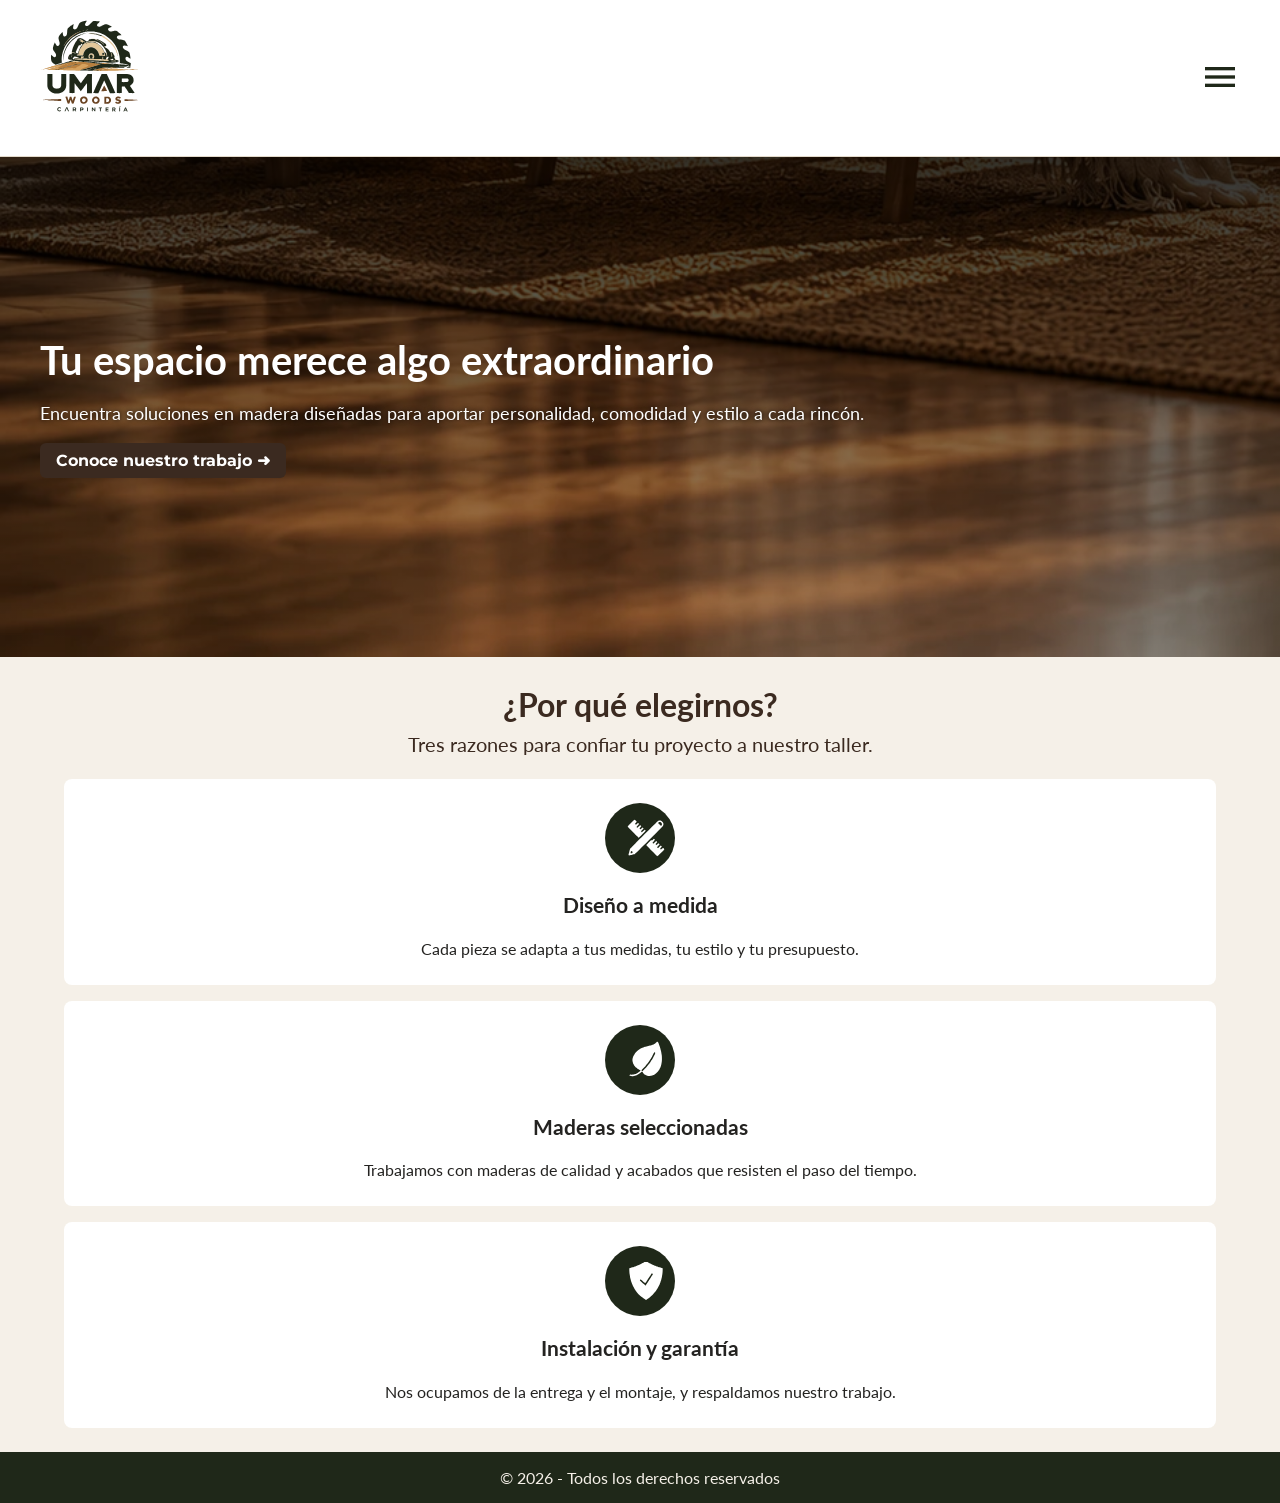
<file: index.html>
<!DOCTYPE html>
<html lang="es">

<head>
    <meta charset="UTF-8">
    <meta name="viewport" content="width=device-width, initial-scale=1.0">
    <title>Inicio</title>
    <!-- TIPOGRAFIA MONTSERRAT -->
    <link rel="preconnect" href="https://fonts.googleapis.com">
    <link rel="preconnect" href="https://fonts.gstatic.com" crossorigin>
    <link href="https://fonts.googleapis.com/css2?family=Montserrat:ital,wght@0,100..900;1,100..900&display=swap"
        rel="stylesheet">
    <!-- TIPOGRAFIA LATO -->
    <link rel="preconnect" href="https://fonts.googleapis.com">
    <link rel="preconnect" href="https://fonts.gstatic.com" crossorigin>
    <link
        href="https://fonts.googleapis.com/css2?family=Lato:ital,wght@0,100;0,300;0,400;0,700;0,900;1,100;1,300;1,400;1,700;1,900&family=Montserrat:ital,wght@0,100..900;1,100..900&display=swap"
        rel="stylesheet">
    <!-- Estilos -->
    <link rel="stylesheet" type="text/css" href="css/kit.css">
    <link rel="stylesheet" type="text/css" href="css/pages/index.css">
</head>

<body>
    <header class="header">
        <div class="container-header">
            <div class="header__img">
                <img src="img/logo/logo-modo-claro.svg" alt="Umar woods">
            </div>
            <div class="header__menu">
                <input class="checkbox-menu" type="checkbox" id="menu">
                <div class="header__menu--icon">
                    <label for="menu">
                        <img src="img/iconos/menu.svg"alt="menú">
                    </label>
                </div>
            </div>
            <nav class="nav">
                <div class="nav__close--icon">
                    <label for="menu">
                        <img src="img/iconos/close.svg" alt="Cerrar">
                    </label>
                </div>
                <ul class="nav__list">
                    <li class="nav__item"><a href="index.html" class="nav__link">Inicio</a></li>
                    <li class="nav__item"><a href="productos.html" class="nav__link">Productos</a></li>
                    <li class="nav__item"><a href="servicios.html" class="nav__link">Servicios</a></li>
                    <li class="nav__item"><a href="nosotros.html" class="nav__link">Nosotros</a></li>
                    <li class="nav__item"><a href="contacto.html" class="nav__link">Contacto</a></li>
                </ul>
            </nav>
        </div>
    </header>
    <main class="main">
        <section class="hero">
            <div class="container-hero">
                <div class="hero__info">
                    <h1 class="hero__title">Tu espacio merece algo extraordinario</h1>
                    <p class="hero__text">Encuentra soluciones en madera diseñadas para aportar personalidad, comodidad
                        y estilo a cada rincón.</p>
                    <a class="hero__btn btn" href="">Conoce nuestro trabajo ➜</a>
                </div>
            </div>
        </section>
        <section class="why-choose-us">
            <div class="why-choose-us__header">
                <h2>¿Por qué elegirnos?</h2>
                <p>Tres razones para confiar tu proyecto a nuestro taller.</p>
            </div>
            <div class="why-choose-us__flex">

                <article class="why-choose-us__card">
                    <div class="container-img"><img src="img/iconos/diseño.svg" alt=""></div>
                    <h3>Diseño a medida</h3>
                    <p>Cada pieza se adapta a tus medidas, tu estilo y tu presupuesto.</p>
                </article>

                <article class="why-choose-us__card">
                    <div class="container-img"><img src="img/iconos/hoja.svg" alt=""></div>
                    <h3>Maderas seleccionadas</h3>
                    <p>Trabajamos con maderas de calidad y acabados que resisten el paso del tiempo.</p>
                </article>

                <article class="why-choose-us__card">
                    <div class="container-img"><img src="img/iconos/seguro.svg" alt=""></div>
                    <h3>Instalación y garantía</h3>
                    <p>Nos ocupamos de la entrega y el montaje, y respaldamos nuestro trabajo.</p>
                </article>
            </div>
        </section>
    </main>
    <footer class="footer">
        <p>© 2026 - Todos los derechos reservados</p>
    </footer>
</body>

</html>
</file>
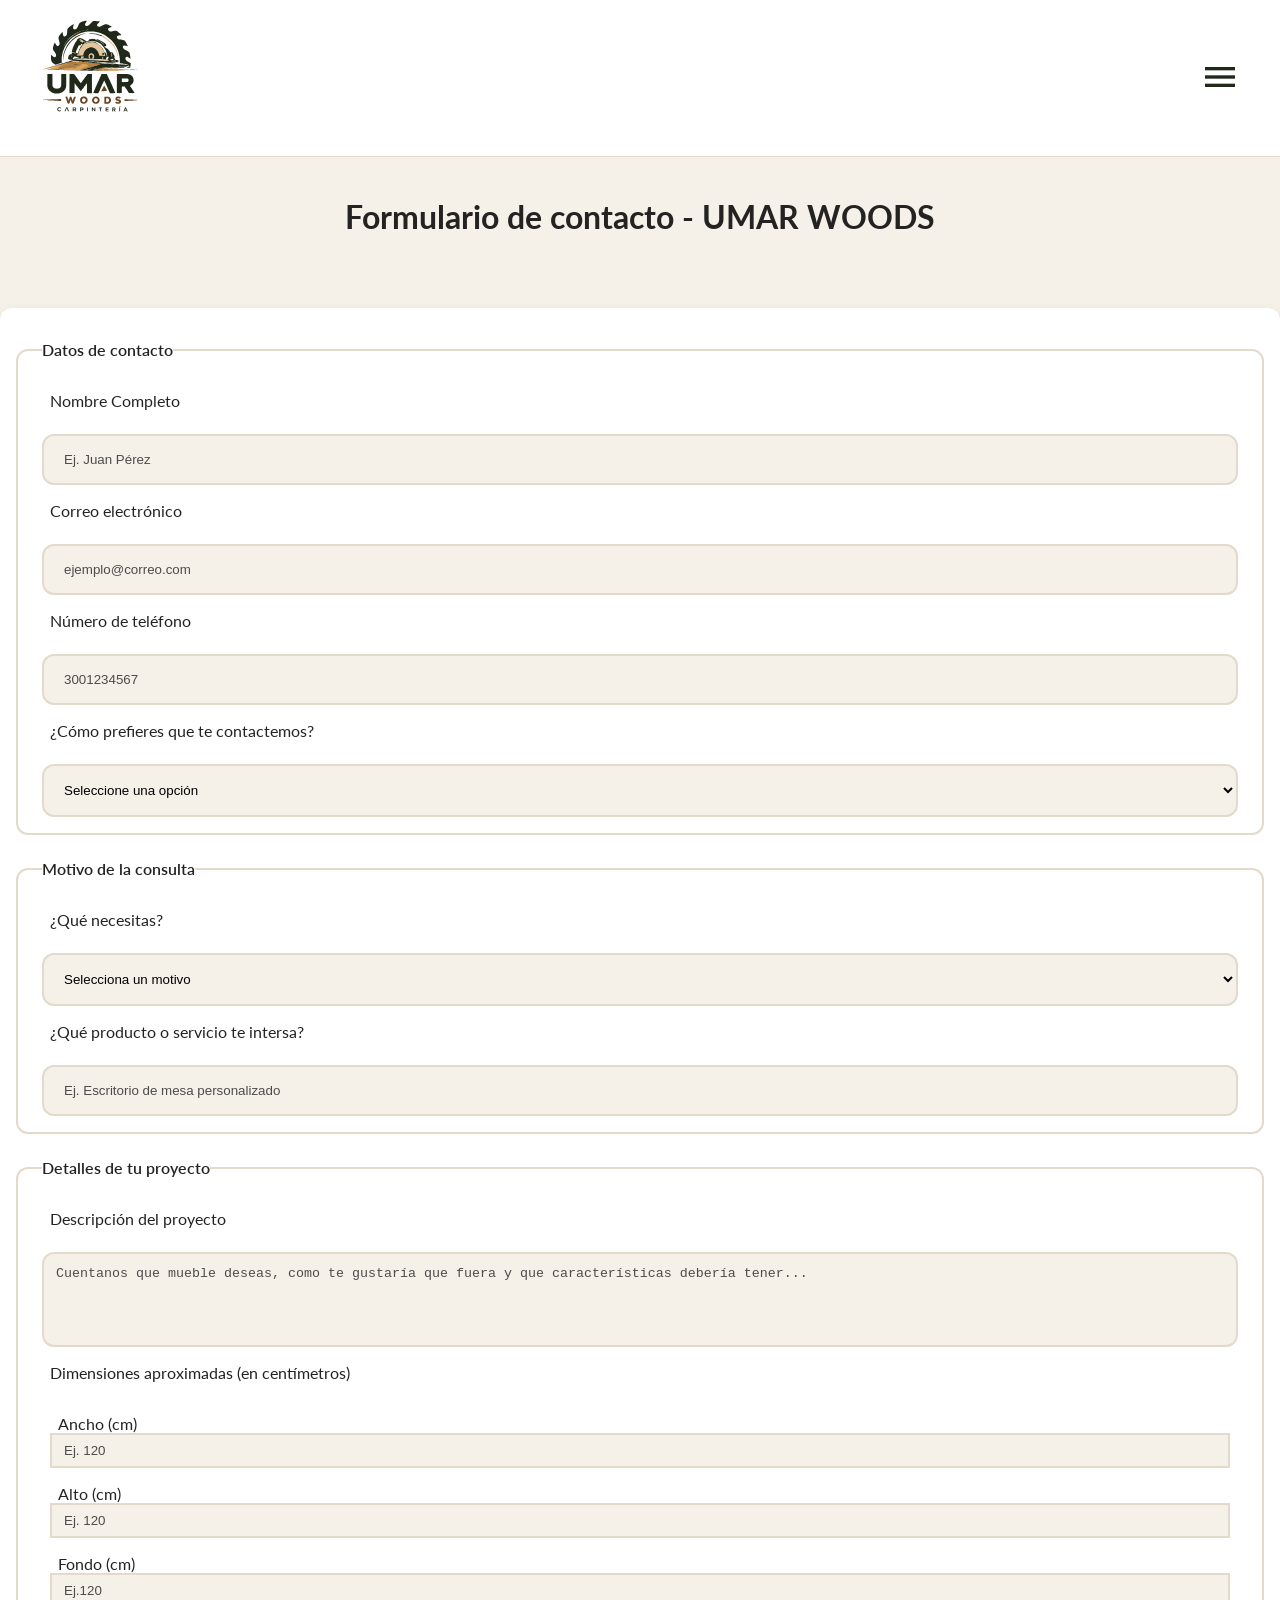
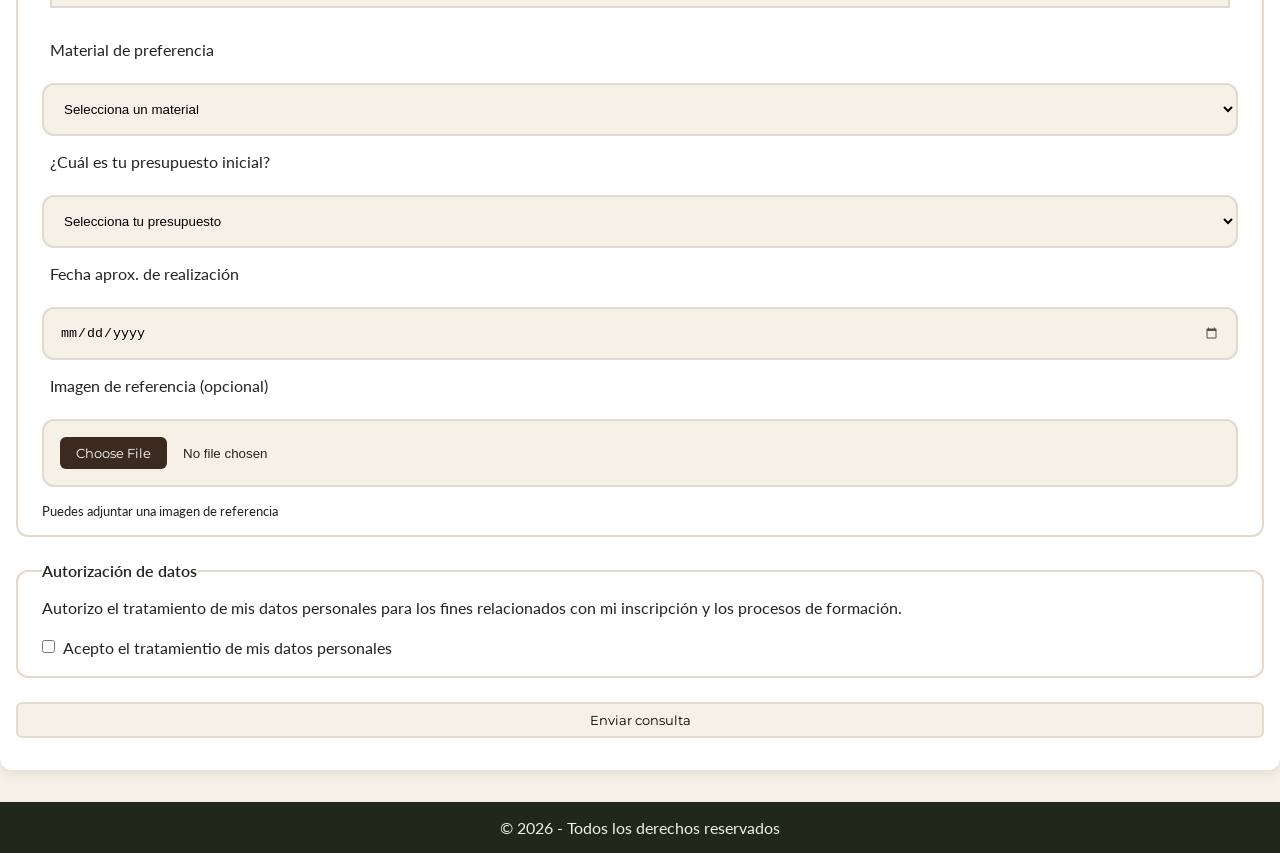
<file: contacto.html>
<!DOCTYPE html>
<html lang="es">

<head>
    <meta charset="UTF-8">
    <meta name="viewport" content="width=device-width, initial-scale=1.0">
    <title>Inicio</title>
    <!-- TIPOGRAFIA MONTSERRAT -->
    <link rel="preconnect" href="https://fonts.googleapis.com">
    <link rel="preconnect" href="https://fonts.gstatic.com" crossorigin>
    <link href="https://fonts.googleapis.com/css2?family=Montserrat:ital,wght@0,100..900;1,100..900&display=swap"
        rel="stylesheet">
    <!-- TIPOGRAFIA LATO -->
    <link rel="preconnect" href="https://fonts.googleapis.com">
    <link rel="preconnect" href="https://fonts.gstatic.com" crossorigin>
    <link
        href="https://fonts.googleapis.com/css2?family=Lato:ital,wght@0,100;0,300;0,400;0,700;0,900;1,100;1,300;1,400;1,700;1,900&family=Montserrat:ital,wght@0,100..900;1,100..900&display=swap"
        rel="stylesheet">
    <!-- Estilos -->
    <link rel="stylesheet" type="text/css" href="css/kit.css">
    <link rel="stylesheet" href="css/pages/contacto.css">
</head>

<body>
    <header class="header">
        <div class="container-header">
            <div class="header__img">
                <img src="img/logo/logo-modo-claro.svg" alt="Umar woods">
            </div>
            <div class="header__menu">
                <input class="checkbox-menu" type="checkbox" id="menu">
                <div class="header__menu--icon">
                    <label for="menu">
                        <img src="img/iconos/menu.svg"alt="menú">
                    </label>
                </div>
            </div>
            <nav class="nav">
                <div class="nav__close--icon">
                    <label for="menu">
                        <img src="img/iconos/close.svg" alt="Cerrar">
                    </label>
                </div>
                <ul class="nav__list">
                    <li class="nav__item"><a href="index.html" class="nav__link">Inicio</a></li>
                    <li class="nav__item"><a href="productos.html" class="nav__link">Productos</a></li>
                    <li class="nav__item"><a href="servicios.html" class="nav__link">Servicios</a></li>
                    <li class="nav__item"><a href="nosotros.html" class="nav__link">Nosotros</a></li>
                    <li class="nav__item"><a href="contacto.html" class="nav__link">Contacto</a></li>
                </ul>
            </nav>
        </div>
    </header>

      <h1>Formulario de contacto - UMAR WOODS</h1>
      
      <form class="formNegocio" id="formNegocio">
        
        <fieldset>
          
          <legend>Datos de contacto</legend>

            <div class= "campo">
              <label for="nombre">Nombre Completo</label>
              <input id="nombre" type="text" placeholder="Ej. Juan Pérez" required minlength="3" >
            </div>

            <div class="campo">
              <label for="email">Correo electrónico</label>
              <input id="email" type="email" placeholder="ejemplo@correo.com" required>
            </div>

            <div class="campo">
              <label for="telefono">Número de teléfono</label>
              <input id="telefono" type="tel" placeholder="3001234567" required pattern="3[0-9]{9}" title="Debe comenzar en 3 y exactamente 10 dígitos ">
            </div>
            
            <div class="campo">
              <label for="medio">¿Cómo prefieres que te contactemos?</label>
              <select name="medio" id="medio" required>
                <option value="">Seleccione una opción</option>
                <option value="whatsapp">WhatsApp</option>
                <option value="llamada">Llamada telefónica</option>
                <option value="correo">Correo electrónico</option>
              </select>
            </div>
          
        </fieldset>

        <fieldset>

          <legend>Motivo de la consulta</legend>

          <div class="campo">
            <label for="motivo">¿Qué necesitas?</label>
            <select name="motivo" id="motivo" required>
              <option value="">Selecciona un motivo</option>
              <option value="cotizacion">Solicitar una cotización.</option>
              <option value="diseño">Diseño de muebles personalizados.</option>
              <option value="fabricacion">Fabricación de muebles.</option>
              <option value="asesoria">Asesoría sobre materiales y acabados.</option>
              <option value="productos">Consultar productos disponibles.</option>
              <option value="tiempo">Consultar tiempos de entrega.</option>
              <option value="otro">Otro tipo de consulta.</option>
            </select>
          </div>

          <div class= campo>
            <label for="servicio">¿Qué producto o servicio te intersa?</label>
            <input id="servicio" type="text" placeholder="Ej. Escritorio de mesa personalizado" required>
          </div>
          
        </fieldset>

        <fieldset>

          <legend>Detalles de tu proyecto</legend>

          <div class="campo">
            <label for="descripcion">Descripción del proyecto</label>
            <textarea name="descripcion" id="descripcion" placeholder="Cuentanos que mueble deseas, como te gustaría que fuera y que características debería tener..." rows="5" required></textarea>
          </div>

          <div class="campo">
            <p>Dimensiones aproximadas (en centímetros)</p>
        
            <div class="dimensiones">

              <div class="opcion">
                  <label for="ancho">Ancho (cm)</label>
                  <input type="number" id="ancho" placeholder="Ej. 120" required pattern="[0-9]{1,3}">
              </div>
      
              <div class="opcion">
                  <label for="alto">Alto (cm)</label>
                  <input type="number" id="alto" placeholder="Ej. 120" required pattern="[0-9]{1,3}">
              </div>
      
              <div class="opcion">
                  <label for="fondo">Fondo (cm)</label>
                  <input type="number" id="fondo" placeholder="Ej.120" required pattern="[0-9]{1,3}">
              </div>

            </div>
          </div>

          <div class="campo">
            <label for="material">Material de preferencia</label>
            <select id="material" name="material" required>
              <option value="" disabled selected>Selecciona un material </option>
              <option value="pino">Madera de pino</option>
              <option value="roble">Madera de roble</option>
              <option value="cedro">Madera de cedro</option>
              <option value="nogal">Madera de nogal</option>
              <option value="melamina">Melamina</option>
              <option value="otro">Otro material</option>
              <option value="sin-preferencia">No tengo preferencia</option>
            </select>
          </div>

          <div class="campo">
            <label for="presupuesto">¿Cuál es tu presupuesto inicial?</label>
            <select id="presupuesto" name="presupuesto" required>
              <option value="" disabled selected>Selecciona tu presupuesto</option>          
              <option value="menos-500">Menos de $500.000</option>          
              <option value="500-1000">$500.000 - $1.000.000</option>          
              <option value="1000-2000">$1.000.000 - $2.000.000</option>          
              <option value="2000-3500">$2.000.000 - $3.500.000</option>          
              <option value="mas-3500">Más de $3.500.000</option>         
              <option value="por-definir">Aún no tengo un presupuesto definido</option>
            </select>
            
          </div>

          <div class="campo">
            <label for="fecha">Fecha aprox. de realización</label>
            <input type="date" id="fecha" name="fecha" placeholder="dd/mm/aaaa">
          </div>

          <div class="campo">
            <label for="img">Imagen de referencia (opcional)</label>
            <input type="file" id="img" name="img" accept="image/*">


          <small>Puedes adjuntar una imagen de referencia</small>
            
          </div>

        </fieldset>

        <fieldset class="grupo"> 
            
            <legend>Autorización de datos</legend>
            
            <p>Autorizo el tratamiento de mis datos personales
              para los fines relacionados con mi inscripción
              y los procesos de formación.</p>

            <label class="autorizacion">
              <input type="checkbox" id="autorizacion" class="btn" name="terminos" value="acepto" required>Acepto el tratamientio de mis datos personales
            </label>
            
        </fieldset>

        <button class="btn" type="sumbit">Enviar consulta</button>
        
      </form>
      
    </main>
  
    <footer class="footer">
        <p>© 2026 - Todos los derechos reservados</p>
    </footer>
  
</body>

</html>
</file>
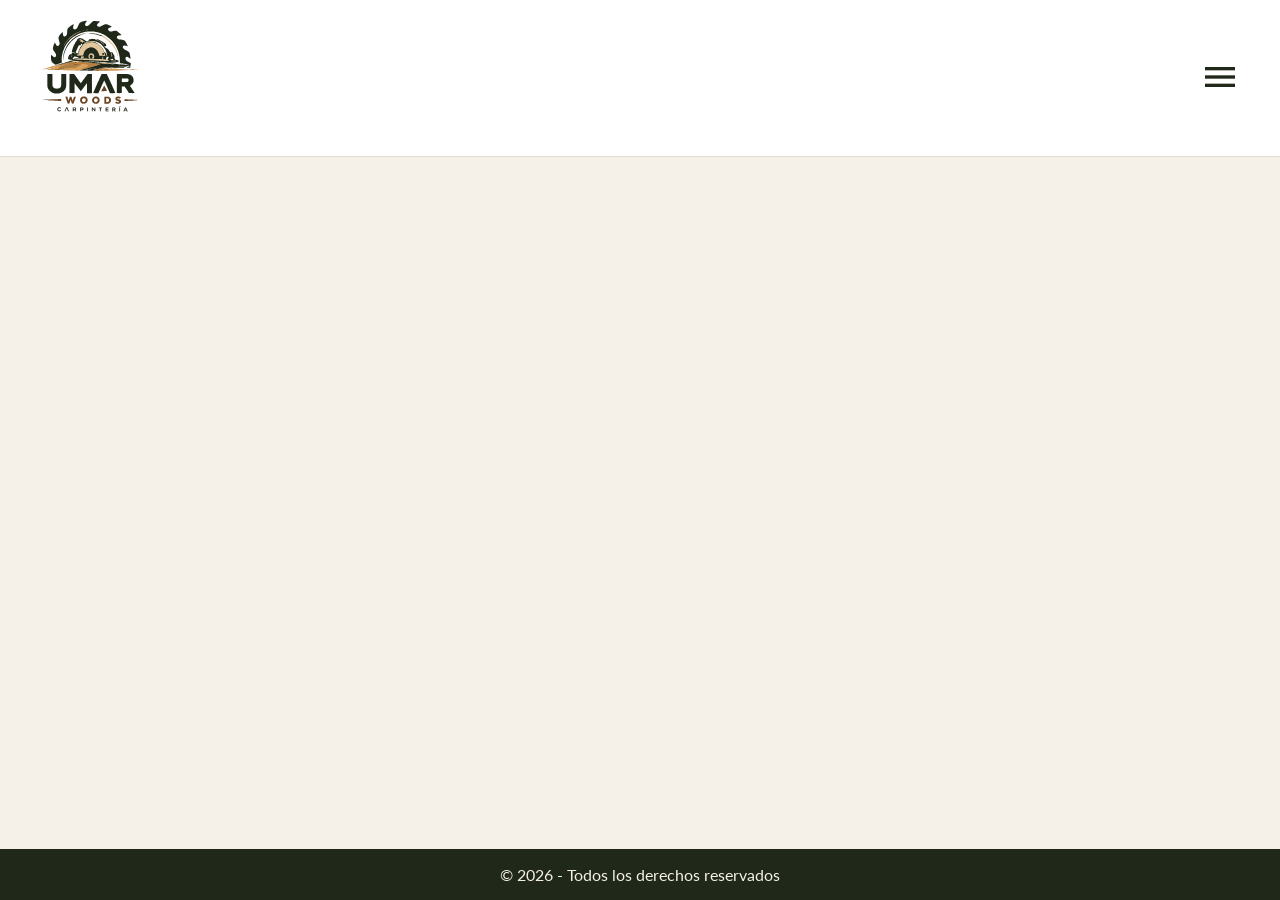
<file: nosotros.html>
<!DOCTYPE html>
<html lang="es">

<head>
    <meta charset="UTF-8">
    <meta name="viewport" content="width=device-width, initial-scale=1.0">
    <title>Inicio</title>
    <!-- TIPOGRAFIA MONTSERRAT -->
    <link rel="preconnect" href="https://fonts.googleapis.com">
    <link rel="preconnect" href="https://fonts.gstatic.com" crossorigin>
    <link href="https://fonts.googleapis.com/css2?family=Montserrat:ital,wght@0,100..900;1,100..900&display=swap"
        rel="stylesheet">
    <!-- TIPOGRAFIA LATO -->
    <link rel="preconnect" href="https://fonts.googleapis.com">
    <link rel="preconnect" href="https://fonts.gstatic.com" crossorigin>
    <link
        href="https://fonts.googleapis.com/css2?family=Lato:ital,wght@0,100;0,300;0,400;0,700;0,900;1,100;1,300;1,400;1,700;1,900&family=Montserrat:ital,wght@0,100..900;1,100..900&display=swap"
        rel="stylesheet">
    <!-- Estilos -->
    <link rel="stylesheet" type="text/css" href="css/kit.css">
</head>

<body>
    <header class="header">
        <div class="container-header">
            <div class="header__img">
                <img src="img/logo/logo-modo-claro.svg" alt="Umar woods">
            </div>
            <div class="header__menu">
                <input class="checkbox-menu" type="checkbox" id="menu">
                <div class="header__menu--icon">
                    <label for="menu">
                        <img src="img/iconos/menu.svg"alt="menú">
                    </label>
                </div>
            </div>
            <nav class="nav">
                <div class="nav__close--icon">
                    <label for="menu">
                        <img src="img/iconos/close.svg" alt="Cerrar">
                    </label>
                </div>
                <ul class="nav__list">
                    <li class="nav__item"><a href="index.html" class="nav__link">Inicio</a></li>
                    <li class="nav__item"><a href="productos.html" class="nav__link">Productos</a></li>
                    <li class="nav__item"><a href="servicios.html" class="nav__link">Servicios</a></li>
                    <li class="nav__item"><a href="nosotros.html" class="nav__link">Nosotros</a></li>
                    <li class="nav__item"><a href="contacto.html" class="nav__link">Contacto</a></li>
                </ul>
            </nav>
        </div>
    </header>
    <main class="main">
      
    </main>
    <footer class="footer">
        <p>© 2026 - Todos los derechos reservados</p>
    </footer>
</body>

</html>
</file>
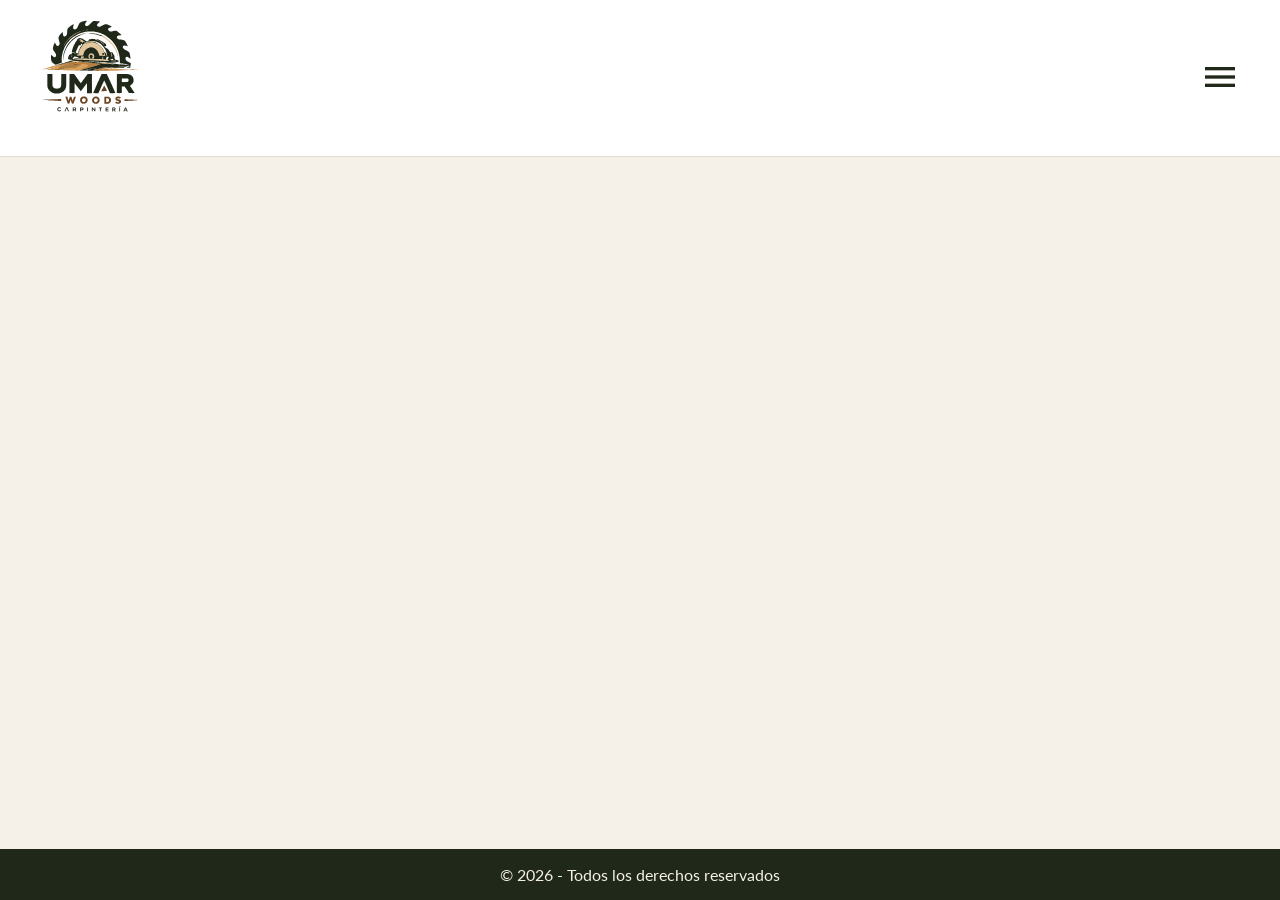
<file: productos.html>
<!DOCTYPE html>
<html lang="es">

<head>
    <meta charset="UTF-8">
    <meta name="viewport" content="width=device-width, initial-scale=1.0">
    <title>Inicio</title>
    <!-- TIPOGRAFIA MONTSERRAT -->
    <link rel="preconnect" href="https://fonts.googleapis.com">
    <link rel="preconnect" href="https://fonts.gstatic.com" crossorigin>
    <link href="https://fonts.googleapis.com/css2?family=Montserrat:ital,wght@0,100..900;1,100..900&display=swap"
        rel="stylesheet">
    <!-- TIPOGRAFIA LATO -->
    <link rel="preconnect" href="https://fonts.googleapis.com">
    <link rel="preconnect" href="https://fonts.gstatic.com" crossorigin>
    <link
        href="https://fonts.googleapis.com/css2?family=Lato:ital,wght@0,100;0,300;0,400;0,700;0,900;1,100;1,300;1,400;1,700;1,900&family=Montserrat:ital,wght@0,100..900;1,100..900&display=swap"
        rel="stylesheet">
    <!-- Estilos -->
    <link rel="stylesheet" type="text/css" href="css/kit.css">
</head>

<body>
    <header class="header">
        <div class="container-header">
            <div class="header__img">
                <img src="img/logo/logo-modo-claro.svg" alt="Umar woods">
            </div>
            <div class="header__menu">
                <input class="checkbox-menu" type="checkbox" id="menu">
                <div class="header__menu--icon">
                    <label for="menu">
                        <img src="img/iconos/menu.svg"alt="menú">
                    </label>
                </div>
            </div>
            <nav class="nav">
                <div class="nav__close--icon">
                    <label for="menu">
                        <img src="img/iconos/close.svg" alt="Cerrar">
                    </label>
                </div>
                <ul class="nav__list">
                    <li class="nav__item"><a href="index.html" class="nav__link">Inicio</a></li>
                    <li class="nav__item"><a href="productos.html" class="nav__link">Productos</a></li>
                    <li class="nav__item"><a href="servicios.html" class="nav__link">Servicios</a></li>
                    <li class="nav__item"><a href="nosotros.html" class="nav__link">Nosotros</a></li>
                    <li class="nav__item"><a href="contacto.html" class="nav__link">Contacto</a></li>
                </ul>
            </nav>
        </div>
    </header>
    <main class="main">

    </main>
    <footer class="footer">
        <p>© 2026 - Todos los derechos reservados</p>
    </footer>
</body>

</html>
</file>
<file: css/kit.css>
/* =================================
1. VARIABLES GLOBALES
================================= */

:root {
    /* Marca */
    --color-primary: #3B2A20;
    --color-primary-hover: #2A1D15;
    --color-secondary: #B77945;
    --color-secondary-hover: #9A6335;
    --color-accent: #66745B;
    --color-forest: #1F2819;          

    /* Superficies y texto */
    --color-background: #F5F0E8;
    --color-surface: #FFFFFF;
    --color-text: #242321;
    --color-text-muted: #6B645C;      
    --color-border: #E3DACB;
    --color-on-primary: #F5F0E8; 

    /* Estados */
    --color-success: #4F6B3A;
    --color-error: #B3402F;

    /* Tipografías */
    --font-heading: Montserrat, sans-serif;
    --font-general: Lato, sans-serif;

    /* Tamaño letra */
    font-size: 100%;
    --font-size-xs: 0.75rem;   /* 12px */
    --font-size-sm: 0.875rem;  /* 14px */
    --font-size-md: 1rem;      /* 16px */
    --font-size-lg: 1.125rem;  /* 18px */
    --font-size-xl: 1.25rem;   /* 20px */
    --font-size-2xl: 1.5rem;   /* 24px */
    --font-size-3xl: 2rem;     /* 32px */
    --font-size-4xl: 2.5rem;   /* 40px */

    /* Espaciados */
    --spacing-xs: 4px;
    --spacing-sm: 8px;
    --spacing-md: 16px;
    --spacing-lg: 24px;
    --spacing-xl: 32px;
    --spacing-2xl: 48px;
    --spacing-3xl: 64px;

    /* Bordes y sombras */
    --radius-sm: 6px;
    --radius-md: 12px;
    --shadow-card: 0 4px 12px rgba(0,0,0,.08);
}

/* =================================
2. ESTILOS GLOBALES
================================= */

* {
    margin: 0;
    padding: 0;
    box-sizing: border-box;
}

body {
    min-height: 100vh;
    display: flex;
    flex-direction: column;
    background-color: var(--color-background);
    color: var(--color-text);
    font-family: var(--font-general);
}


/* =================================
3. COMPONENTES
================================= */

/* header */

.header {
    padding: var(--spacing-md);
    background-color: var(--color-surface);
    border-bottom: 1px solid var(--color-border);
}

.container-header {
    max-width: 1200px;
    margin: auto;
    display: flex;
    justify-content: space-between;
    align-items: center;
    overflow: hidden;
}

.header__menu--icon label, .nav__close--icon label {
    display: inline-block;
    width: 40px;
    height: 40px;
}

.header__menu--icon img, .nav__close--icon img {
    width: 100%;
    height: 100%;
}

.nav__close--icon label {
    position: absolute;
    right: 0;
}

.header input[type="checkbox"] {
    display: none;
}

.header:has(input[type="checkbox"]:checked) .nav  {
    display: block;
}

body:has(.checkbox-menu:checked) {
    overflow: hidden;
}

.header:has(input[type="checkbox"]:not(:checked)) .nav {
    display: none;
}


.header__img {
    width: 100px;
    height: 100px;
    margin-bottom: var(--spacing-lg);
}

.header__img img {
    width: 100%;
    height: 100%;
}

.nav {
    display: none;
    position: absolute;
    right: 0;
    bottom: 0;
    width: 50vw;
    height: 100vh;
    background-color: var(--color-surface);
    padding: var(--spacing-lg);
    animation: desplazamiento 0.4s ease;  
}

.nav__list {
    height: 100%;
    display: flex;
    flex-direction: column;
    justify-content: center;
    align-items: center;
    gap: var(--spacing-2xl);
    list-style: none;
    font-size: var(--font-size-lg);
}

.nav__link {
    color: var(--color-text);
    font-weight: 600;
    text-decoration: none;
}

/* Footer */
.footer {
    margin-top: auto;
    padding: var(--spacing-md);
    color: var(--color-background);
    background-color: var(--color-forest);
}

.footer p {
    text-align: center;
}


/* Botones */

.btn {
    display: inline-block;
    padding: var(--spacing-sm) var(--spacing-md);
    border-radius: var(--radius-sm);
    font-family: var(--font-heading);
    text-decoration: none;
}

.btn--primary {
    background-color: var(--color-secondary);
    color: white;
}



@keyframes desplazamiento {
    from {
        transform: translateX(100%);
    } to {
        transform: translateX(0%);
    }
}
</file>
<file: css/pages/index.css>
.hero {
    height: 500px;
    padding: var(--spacing-lg);
    background-image:linear-gradient(#000c, #0004) ,url("../../img/hero/hero-inicio-mobile.webp");
    background-size: cover;
    background-position: bottom;
    color: var(--color-surface);
}

.container-hero {
    max-width: 1200px;
    margin: auto;
    display: flex;
    align-items: center;
    height: 100%;
}

.hero__info {
    display: flex;
    flex-direction: column;
    align-items: start;
    gap: var(--spacing-md);
}

.hero__title {
    font-size: var(--font-size-4xl);
    text-wrap: balance;
}

.hero__text {
    line-height: 1.5;
    font-size: var(--font-size-lg);
    text-shadow: 0px 0px 5px #000;
}

.hero__btn {
    background-color: var(--color-primary);
    color: var(--color-surface);
    font-weight: bold;
}

.why-choose-us {
    max-width: 1200px;
    margin: auto;
    min-height: 300px;
    padding: var(--spacing-lg);
}

.why-choose-us__header {
    line-height: 1.5;
    color: var(--color-primary);
    text-align: center;
    margin-bottom: var(--font-size-xl);
}

.why-choose-us__header h2 {
    font-size: var(--font-size-3xl);
}

.why-choose-us__header p{
    font-size: var(--font-size-xl);
}

.why-choose-us__flex {
    display: flex;
    flex-direction: column;
    gap: var(--spacing-md);
    line-height: 1.5;
}

.why-choose-us__card {
    display: flex;
    flex-direction: column;
    align-items: center;
    text-align: center;
    gap: var(--spacing-md);
    padding: var(--spacing-lg);
    background-color: var(--color-surface);
    color: var(--color-text);
    border-radius: 8px;
    font-size: var(--font-size-lg);
}

.why-choose-us__card p{
    text-wrap: pretty;
    font-size: var(--font-size-md);
}

.why-choose-us__card .container-img {
    width: 70px;
    height: 70px;
    padding: var(--spacing-md);
    display: flex;
    border-radius: 50%;
    background-color: var(--color-forest);
}
</file>
<file: css/pages/contacto.css>
.main{
  max-width: 650px;
  margin: 0 auto;
  padding: 0 var(--spacing-md);
}

.formNegocio{
  text-align: left;
  background-color: var(--color-surface);
  padding: var(--spacing-xl) var(--spacing-md);
  margin: var(--spacing-xl) 0;
  border-radius: var(--radius-md);
  box-shadow: var(--shadow-card);
}
.formNegocio input[type="file"]::file-selector-button {
    padding: var(--spacing-sm) var(--spacing-md);
    background-color: var(--color-primary);
    color: var(--color-surface);
    border: none;
    border-radius: var(--radius-sm);
    font-family: var(--font-heading);
    cursor: pointer;
    margin-right: var(--spacing-md);
}

.formNegocio input[type="file"]::file-selector-button:hover {
    background-color: var(--color-secondary-hover);
}

.formNegocio input[type="file"] {
    width: 100%;
    max-width: 100%;
    box-sizing: border-box;
}

h1 {
  text-align: center;
  padding: var(--spacing-md);
  margin: var(--spacing-lg) 0;
}

fieldset{
  margin-bottom: var(--spacing-lg);
  border: 2px solid var(--color-border);
  border-radius: var(--radius-md);
  padding: var(--spacing-md) var(--spacing-lg);
  
}

legend {
  font-weight: 600;
}

textarea {
  resize: none;
  border-radius: var(--radius-md);
  border: 2px solid var(--color-border);
  background-color: var(--color-background )
}

.campo {
  display: flex; 
  flex-direction: column;
  gap: var(--spacing-md);
}

.campo label{
  padding: var(--spacing-sm);
  margin-top: var(--spacing-sm)
}

.campo p {
  padding: var(--spacing-sm);
  margin-top: var(--spacing-sm);
}

input:not([type="number"]), select {
  padding: var(--spacing-md);
  border-radius: var(--radius-md);
  border: 2px solid var(--color-border);
  background-color: var(--color-background);
}

input[type="number"] {
  padding: var(--spacing-sm);
}

input[type="date"] {
  display:block;
  width: 100%
}

input[type="checkbox"] {
  accent-color: var(--color-accent)
}

input::placeholder, textarea::placeholder{
  color: var(--color-text);
  opacity: 0.8;
  padding: var(--spacing-xs);
}

textarea{
  padding: var(--spacing-sm);
}

input:focus-visible, select:focus-visible {
  outline: 2px solid var(--color-forest);
  outline-offset: 2px;
}

input:user-invalid, select:user-invalid,
.invalido{
  background-color: var(--color-error);
}

input[type="date"]::-webkit-calendar-picker-indicator {
  cursor: pointer;
  filter: invert(30%) sepia(20%) saturate(500%)
}

.error {
  display: block;
  min-height: 1.2em;
  color: var(--color-error);
  font-size: 0.85rem;
}

.dimensiones{
  display: flex;
  flex-direction: column;
  gap: var(--spacing-md);
}

.dimensiones div{
  flex: 1;
  min-width: 0;
}


.dimensiones input {
  width: 100%;
  border: 2px solid var(--color-border);
  background-color: var(--color-background)
}

.dimensiones{
  padding: var(--spacing-sm);
  margin-bottom: var(--spacing-sm);
}

.grupo p {
    text-align: left;
    line-height: 1.5;
    margin-bottom: var(--spacing-md);
}

.autorizacion{
  display: flex;
  justify-content: flex-start;
  align-items: flex-start;
  line-height: 1.5;
  gap: var(--spacing-sm);
}

.autorizacion input[type="checkbox"] {
    width: auto;
    margin-top: 4px;
    flex-shrink: 0;
}

.btn{
  width: 100%;
  border: 2px solid var(--color-border);
  background-color: var(--color-background);
}

.btn:hover {
  background-color: var(--color-primary);
  color: var(--color-on-primary);
}
</file>
